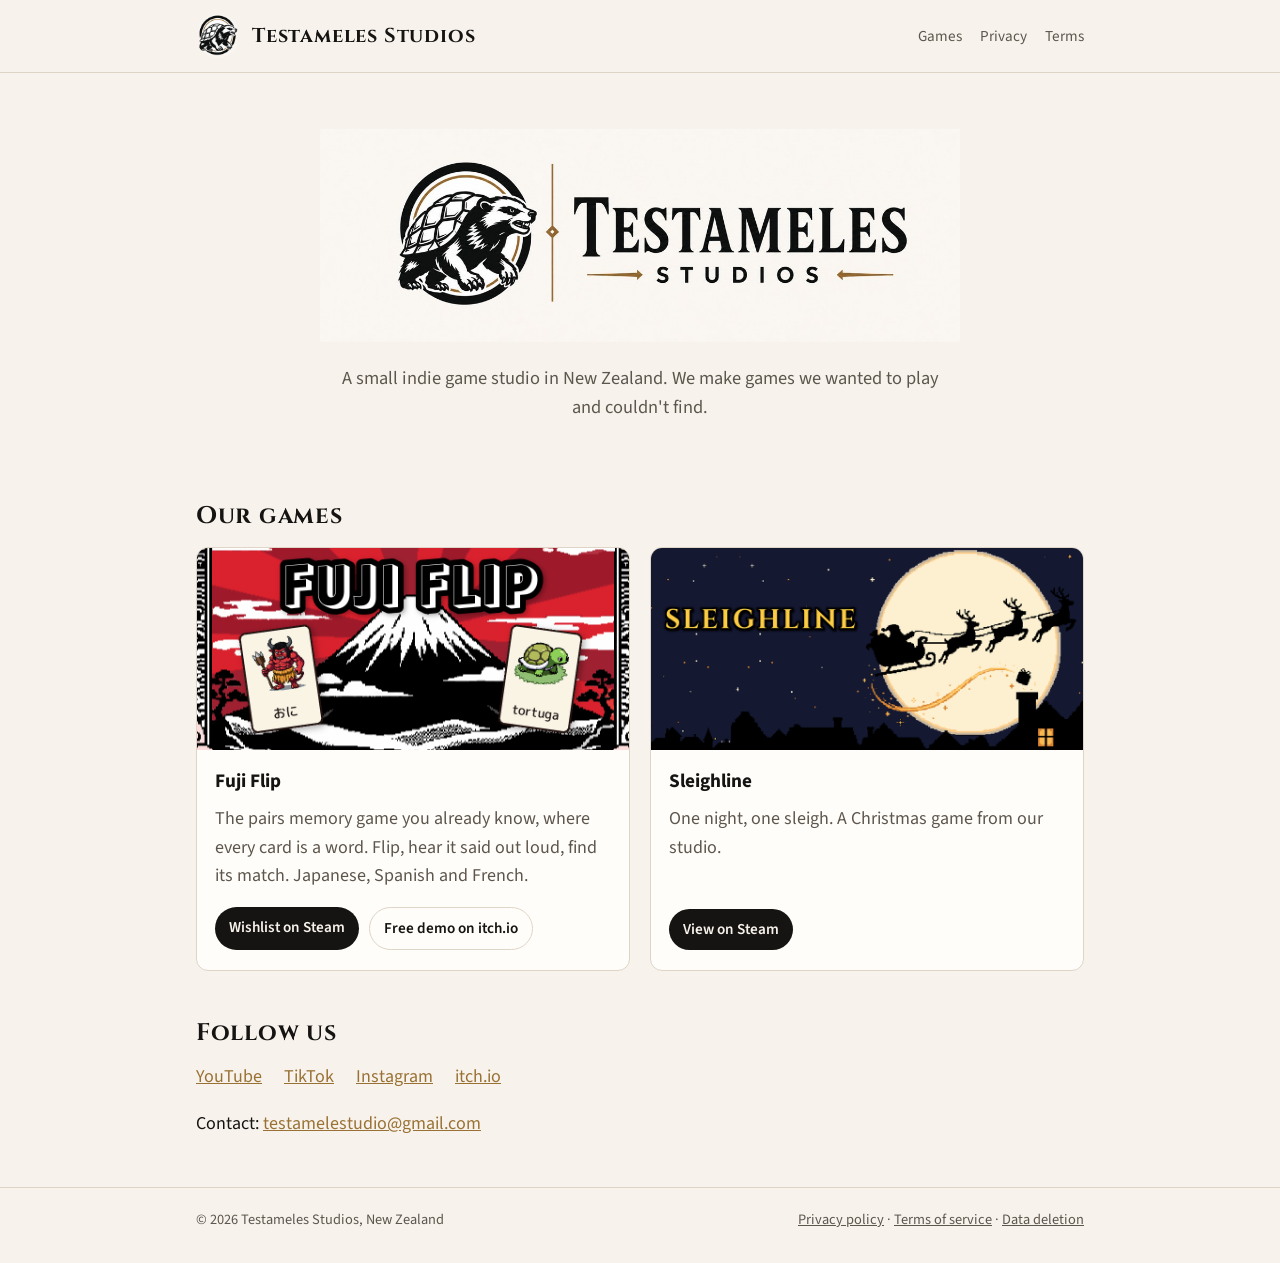
<file: index.html>
<!doctype html>
<html lang="en">
<head>
<meta charset="utf-8">
<meta name="viewport" content="width=device-width, initial-scale=1">
<title>Testameles Studios</title>
<meta name="description" content="Testameles Studios is a small indie game studio in New Zealand. Our games: Fuji Flip, a memory card game that teaches you words, and Sleighline.">
<link rel="icon" href="favicon.png">
<link rel="preconnect" href="https://fonts.googleapis.com">
<link rel="preconnect" href="https://fonts.gstatic.com" crossorigin>
<link rel="stylesheet" href="https://fonts.googleapis.com/css2?family=Cinzel:wght@700&family=Source+Sans+3:wght@400;600&display=swap">
<link rel="stylesheet" href="style.css">
</head>
<body>
<header class="site"><div class="wrap">
  <a class="brand" href="./"><img src="icon-512.png" alt="">Testameles Studios</a>
  <nav><a href="#games">Games</a><a href="privacy.html">Privacy</a><a href="terms.html">Terms</a></nav>
</div></header>

<main class="wrap">
  <section class="hero">
    <img src="logo.jpg" alt="Testameles Studios logo: a honey badger with a turtle shell" width="1200" height="400">
    <p>A small indie game studio in New Zealand. We make games we wanted to play and couldn't find.</p>
  </section>

  <h2 id="games">Our games</h2>
  <div class="games">
    <section class="game">
      <img src="fuji-flip.png" alt="Fuji Flip: two word cards in front of Mount Fuji" width="920" height="430">
      <div>
        <h3>Fuji Flip</h3>
        <p>The pairs memory game you already know, where every card is a word. Flip, hear it said out loud, find its match. Japanese, Spanish and French.</p>
        <div class="links">
          <a class="btn" href="https://store.steampowered.com/app/5466410/Fuji_Flip/?utm_source=website&utm_medium=web">Wishlist on Steam</a>
          <a class="btn alt" href="https://testameles.itch.io/fuji-flip">Free demo on itch.io</a>
        </div>
      </div>
    </section>
    <section class="game">
      <img src="sleighline.png" alt="Sleighline: a sleigh crossing the moon over rooftops" width="920" height="430">
      <div>
        <h3>Sleighline</h3>
        <p>One night, one sleigh. A Christmas game from our studio.</p>
        <div class="links">
          <a class="btn" href="https://store.steampowered.com/app/5478030/?utm_source=website&utm_medium=web">View on Steam</a>
        </div>
      </div>
    </section>
  </div>

  <h2>Follow us</h2>
  <div class="follow">
    <a href="https://www.youtube.com/@TestamelesStudios">YouTube</a>
    <a href="https://www.tiktok.com/@testamelesstudios">TikTok</a>
    <a href="https://www.instagram.com/testameles_studio/">Instagram</a>
    <a href="https://testameles.itch.io/">itch.io</a>
  </div>
  <p style="margin-bottom:48px">Contact: <a href="mailto:testamelestudio@gmail.com">testamelestudio@gmail.com</a></p>
</main>

<footer class="site"><div class="wrap">
  <span>© 2026 Testameles Studios, New Zealand</span>
  <span><a href="privacy.html">Privacy policy</a> · <a href="terms.html">Terms of service</a> · <a href="data-deletion.html">Data deletion</a></span>
</div></footer>
</body>
</html>
</file>
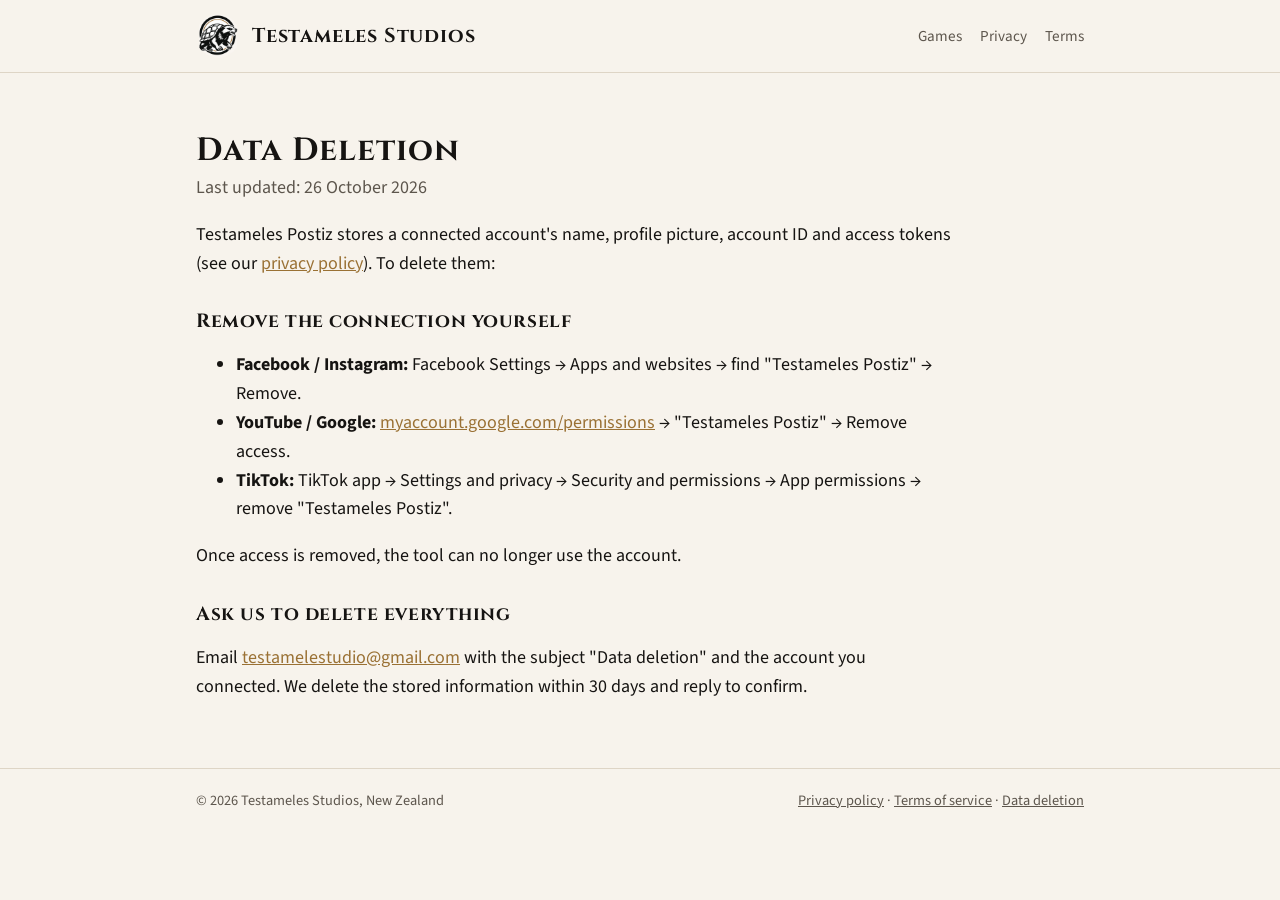
<file: data-deletion.html>
<!doctype html>
<html lang="en">
<head>
<meta charset="utf-8">
<meta name="viewport" content="width=device-width, initial-scale=1">
<title>Data Deletion</title>
<meta name="description" content="How to delete data held by Testameles Studios and remove a connected account from Testameles Postiz.">
<link rel="icon" href="favicon.png">
<link rel="preconnect" href="https://fonts.googleapis.com">
<link rel="preconnect" href="https://fonts.gstatic.com" crossorigin>
<link rel="stylesheet" href="https://fonts.googleapis.com/css2?family=Cinzel:wght@700&family=Source+Sans+3:wght@400;600&display=swap">
<link rel="stylesheet" href="style.css">
</head>
<body>
<header class="site"><div class="wrap">
  <a class="brand" href="./"><img src="icon-512.png" alt="">Testameles Studios</a>
  <nav><a href="#games">Games</a><a href="privacy.html">Privacy</a><a href="terms.html">Terms</a></nav>
</div></header>

<main class="wrap"><article>
<h1>Data Deletion</h1>
<p class="updated">Last updated: 26 October 2026</p>
<p>Testameles Postiz stores a connected account's name, profile picture, account ID and access tokens (see our <a href="privacy.html">privacy policy</a>). To delete them:</p>
<h2>Remove the connection yourself</h2>
<ul>
  <li><strong>Facebook / Instagram:</strong> Facebook Settings → Apps and websites → find "Testameles Postiz" → Remove.</li>
  <li><strong>YouTube / Google:</strong> <a href="https://myaccount.google.com/permissions">myaccount.google.com/permissions</a> → "Testameles Postiz" → Remove access.</li>
  <li><strong>TikTok:</strong> TikTok app → Settings and privacy → Security and permissions → App permissions → remove "Testameles Postiz".</li>
</ul>
<p>Once access is removed, the tool can no longer use the account.</p>
<h2>Ask us to delete everything</h2>
<p>Email <a href="mailto:testamelestudio@gmail.com">testamelestudio@gmail.com</a> with the subject "Data deletion" and the account you connected. We delete the stored information within 30 days and reply to confirm.</p>
</article></main>

<footer class="site"><div class="wrap">
  <span>© 2026 Testameles Studios, New Zealand</span>
  <span><a href="privacy.html">Privacy policy</a> · <a href="terms.html">Terms of service</a> · <a href="data-deletion.html">Data deletion</a></span>
</div></footer>
</body>
</html>
</file>
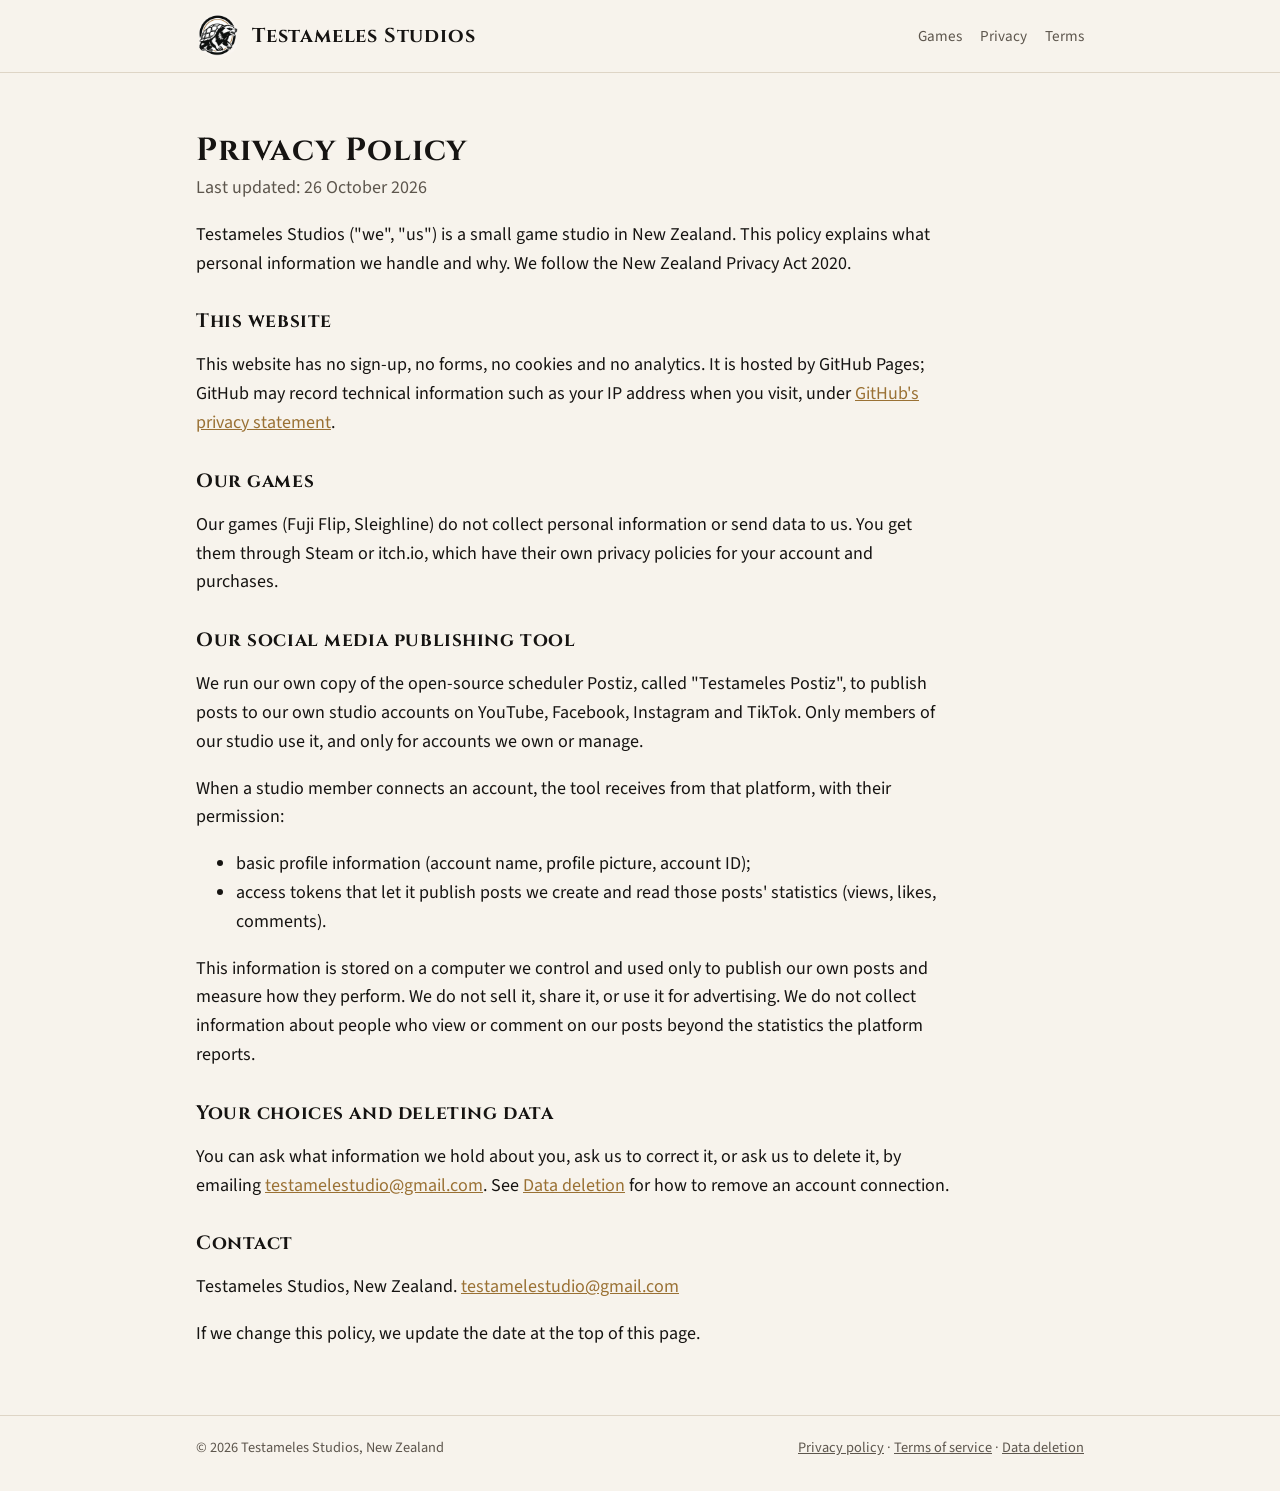
<file: privacy.html>
<!doctype html>
<html lang="en">
<head>
<meta charset="utf-8">
<meta name="viewport" content="width=device-width, initial-scale=1">
<title>Privacy Policy</title>
<meta name="description" content="Privacy policy for Testameles Studios: our website, our games and our social media publishing tool.">
<link rel="icon" href="favicon.png">
<link rel="preconnect" href="https://fonts.googleapis.com">
<link rel="preconnect" href="https://fonts.gstatic.com" crossorigin>
<link rel="stylesheet" href="https://fonts.googleapis.com/css2?family=Cinzel:wght@700&family=Source+Sans+3:wght@400;600&display=swap">
<link rel="stylesheet" href="style.css">
</head>
<body>
<header class="site"><div class="wrap">
  <a class="brand" href="./"><img src="icon-512.png" alt="">Testameles Studios</a>
  <nav><a href="#games">Games</a><a href="privacy.html">Privacy</a><a href="terms.html">Terms</a></nav>
</div></header>

<main class="wrap"><article>
<h1>Privacy Policy</h1>
<p class="updated">Last updated: 26 October 2026</p>
<p>Testameles Studios ("we", "us") is a small game studio in New Zealand. This policy explains what personal information we handle and why. We follow the New Zealand Privacy Act 2020.</p>

<h2>This website</h2>
<p>This website has no sign-up, no forms, no cookies and no analytics. It is hosted by GitHub Pages; GitHub may record technical information such as your IP address when you visit, under <a href="https://docs.github.com/en/site-policy/privacy-policies/github-general-privacy-statement">GitHub's privacy statement</a>.</p>

<h2>Our games</h2>
<p>Our games (Fuji Flip, Sleighline) do not collect personal information or send data to us. You get them through Steam or itch.io, which have their own privacy policies for your account and purchases.</p>

<h2>Our social media publishing tool</h2>
<p>We run our own copy of the open-source scheduler Postiz, called "Testameles Postiz", to publish posts to our own studio accounts on YouTube, Facebook, Instagram and TikTok. Only members of our studio use it, and only for accounts we own or manage.</p>
<p>When a studio member connects an account, the tool receives from that platform, with their permission:</p>
<ul>
  <li>basic profile information (account name, profile picture, account ID);</li>
  <li>access tokens that let it publish posts we create and read those posts' statistics (views, likes, comments).</li>
</ul>
<p>This information is stored on a computer we control and used only to publish our own posts and measure how they perform. We do not sell it, share it, or use it for advertising. We do not collect information about people who view or comment on our posts beyond the statistics the platform reports.</p>

<h2>Your choices and deleting data</h2>
<p>You can ask what information we hold about you, ask us to correct it, or ask us to delete it, by emailing <a href="mailto:testamelestudio@gmail.com">testamelestudio@gmail.com</a>. See <a href="data-deletion.html">Data deletion</a> for how to remove an account connection.</p>

<h2>Contact</h2>
<p>Testameles Studios, New Zealand. <a href="mailto:testamelestudio@gmail.com">testamelestudio@gmail.com</a></p>
<p>If we change this policy, we update the date at the top of this page.</p>
</article></main>

<footer class="site"><div class="wrap">
  <span>© 2026 Testameles Studios, New Zealand</span>
  <span><a href="privacy.html">Privacy policy</a> · <a href="terms.html">Terms of service</a> · <a href="data-deletion.html">Data deletion</a></span>
</div></footer>
</body>
</html>
</file>
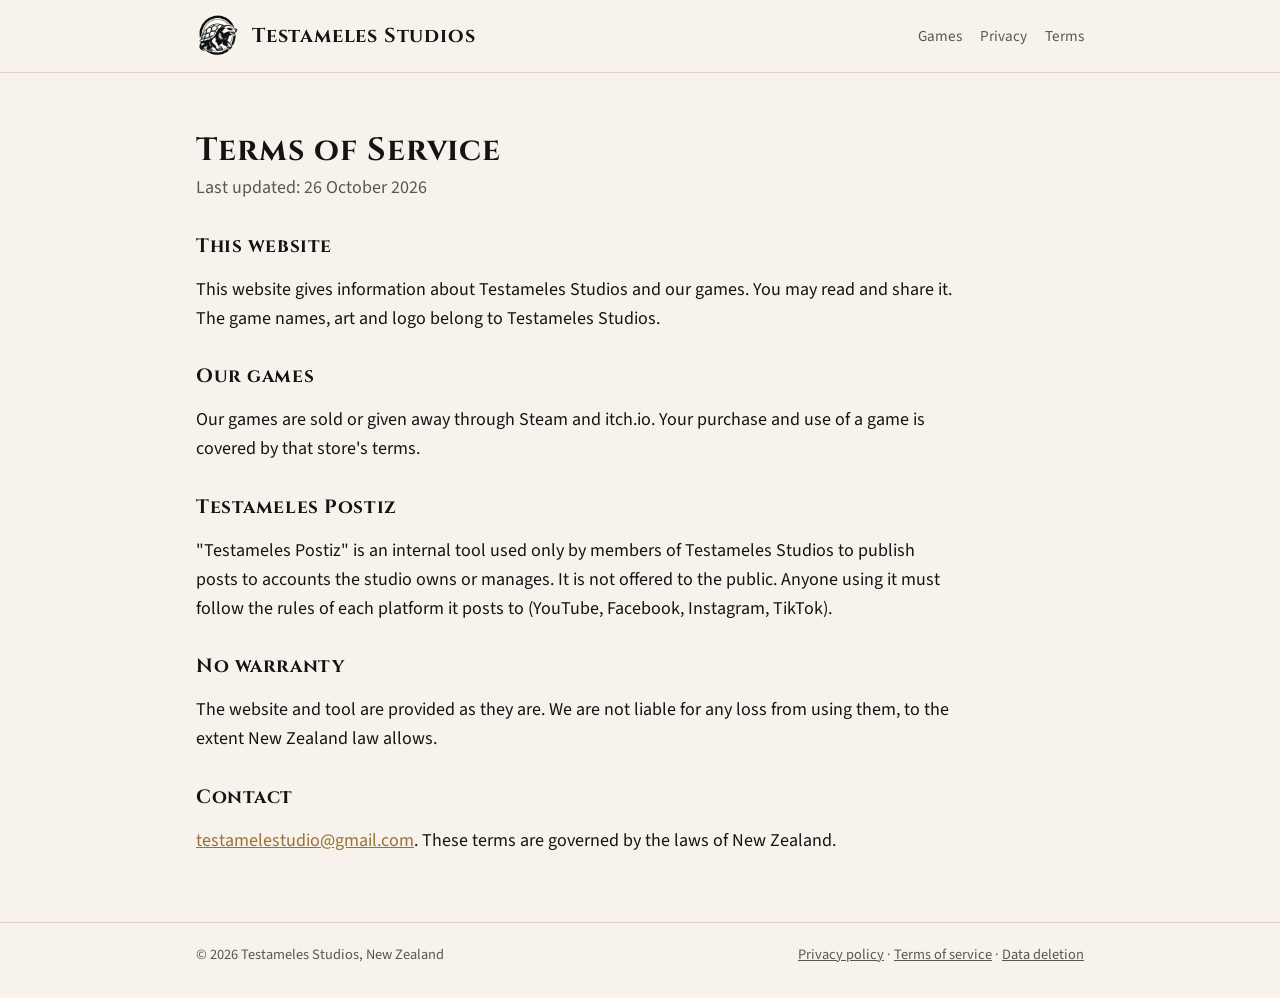
<file: terms.html>
<!doctype html>
<html lang="en">
<head>
<meta charset="utf-8">
<meta name="viewport" content="width=device-width, initial-scale=1">
<title>Terms of Service</title>
<meta name="description" content="Terms of service for the Testameles Studios website and publishing tool.">
<link rel="icon" href="favicon.png">
<link rel="preconnect" href="https://fonts.googleapis.com">
<link rel="preconnect" href="https://fonts.gstatic.com" crossorigin>
<link rel="stylesheet" href="https://fonts.googleapis.com/css2?family=Cinzel:wght@700&family=Source+Sans+3:wght@400;600&display=swap">
<link rel="stylesheet" href="style.css">
</head>
<body>
<header class="site"><div class="wrap">
  <a class="brand" href="./"><img src="icon-512.png" alt="">Testameles Studios</a>
  <nav><a href="#games">Games</a><a href="privacy.html">Privacy</a><a href="terms.html">Terms</a></nav>
</div></header>

<main class="wrap"><article>
<h1>Terms of Service</h1>
<p class="updated">Last updated: 26 October 2026</p>
<h2>This website</h2>
<p>This website gives information about Testameles Studios and our games. You may read and share it. The game names, art and logo belong to Testameles Studios.</p>

<h2>Our games</h2>
<p>Our games are sold or given away through Steam and itch.io. Your purchase and use of a game is covered by that store's terms.</p>

<h2>Testameles Postiz</h2>
<p>"Testameles Postiz" is an internal tool used only by members of Testameles Studios to publish posts to accounts the studio owns or manages. It is not offered to the public. Anyone using it must follow the rules of each platform it posts to (YouTube, Facebook, Instagram, TikTok).</p>

<h2>No warranty</h2>
<p>The website and tool are provided as they are. We are not liable for any loss from using them, to the extent New Zealand law allows.</p>

<h2>Contact</h2>
<p><a href="mailto:testamelestudio@gmail.com">testamelestudio@gmail.com</a>. These terms are governed by the laws of New Zealand.</p>
</article></main>

<footer class="site"><div class="wrap">
  <span>© 2026 Testameles Studios, New Zealand</span>
  <span><a href="privacy.html">Privacy policy</a> · <a href="terms.html">Terms of service</a> · <a href="data-deletion.html">Data deletion</a></span>
</div></footer>
</body>
</html>
</file>
<file: style.css>
:root {
  --paper: #f7f3ec;
  --ink: #161412;
  --muted: #5d564d;
  --bronze: #9a7134;
  --line: #ded5c6;
  --card: #fffdf9;
  --display: "Cinzel", Georgia, serif;
  --body: "Source Sans 3", system-ui, sans-serif;
}
@media (prefers-color-scheme: dark) {
  :root:not([data-theme="light"]) {
    --paper: #15130f; --ink: #f1ebe1; --muted: #b7ad9f; --bronze: #d2a35c; --line: #3a342b; --card: #1e1b16;
  }
}
:root[data-theme="dark"] {
  --paper: #15130f; --ink: #f1ebe1; --muted: #b7ad9f; --bronze: #d2a35c; --line: #3a342b; --card: #1e1b16;
}
* { box-sizing: border-box; }
body { margin: 0; background: var(--paper); color: var(--ink); font-family: var(--body); font-size: 18px; line-height: 1.6; }
a { color: var(--bronze); }
a:focus-visible { outline: 3px solid var(--bronze); outline-offset: 2px; }
.wrap { max-width: 920px; margin: 0 auto; padding: 0 16px; }
header.site { border-bottom: 1px solid var(--line); }
header.site .wrap { display: flex; align-items: center; justify-content: space-between; gap: 16px; padding-block: 14px; flex-wrap: wrap; }
.brand { display: flex; align-items: center; gap: 12px; color: var(--ink); text-decoration: none; font-family: var(--display); font-weight: 700; font-size: 1.25rem; letter-spacing: .04em; }
.brand img { width: 44px; height: 44px; border-radius: 50%; }
nav a { color: var(--muted); text-decoration: none; margin-left: 18px; font-size: .95rem; }
nav a:hover { color: var(--ink); }
.hero { padding-block: 56px 32px; text-align: center; }
.hero img { width: min(640px, 100%); height: auto; }
.hero p { color: var(--muted); max-width: 34em; margin: 12px auto 0; font-size: 1.15rem; }
h1, h2 { font-family: var(--display); letter-spacing: .03em; line-height: 1.2; }
h2 { font-size: 1.5rem; margin: 48px 0 16px; }
.games { display: grid; grid-template-columns: repeat(auto-fit, minmax(260px, 1fr)); gap: 20px; }
.game { background: var(--card); border: 1px solid var(--line); border-radius: 12px; overflow: hidden; display: flex; flex-direction: column; }
.game img { width: 100%; height: auto; display: block; aspect-ratio: 920 / 430; }
.game > div { padding: 16px 18px 20px; display: flex; flex-direction: column; gap: 8px; flex: 1; }
.game h3 { margin: 0; font-size: 1.2rem; }
.game p { margin: 0; color: var(--muted); }
.links { display: flex; flex-wrap: wrap; gap: 10px; margin-top: auto; padding-top: 8px; }
.btn { display: inline-block; padding: 8px 14px; border-radius: 999px; background: var(--ink); color: var(--paper); text-decoration: none; font-weight: 600; font-size: .95rem; }
.btn.alt { background: transparent; color: var(--ink); border: 1px solid var(--line); }
.follow { display: flex; flex-wrap: wrap; gap: 10px 22px; }
article { padding-block: 32px 48px; max-width: 42em; }
article h1 { font-size: 2rem; margin-bottom: 4px; }
article .updated { color: var(--muted); margin-top: 0; }
article h2 { font-size: 1.2rem; margin: 32px 0 8px; }
footer.site { border-top: 1px solid var(--line); color: var(--muted); font-size: .9rem; }
footer.site .wrap { padding-block: 20px 32px; display: flex; flex-wrap: wrap; gap: 8px 20px; justify-content: space-between; }
footer.site a { color: var(--muted); }
</file>
